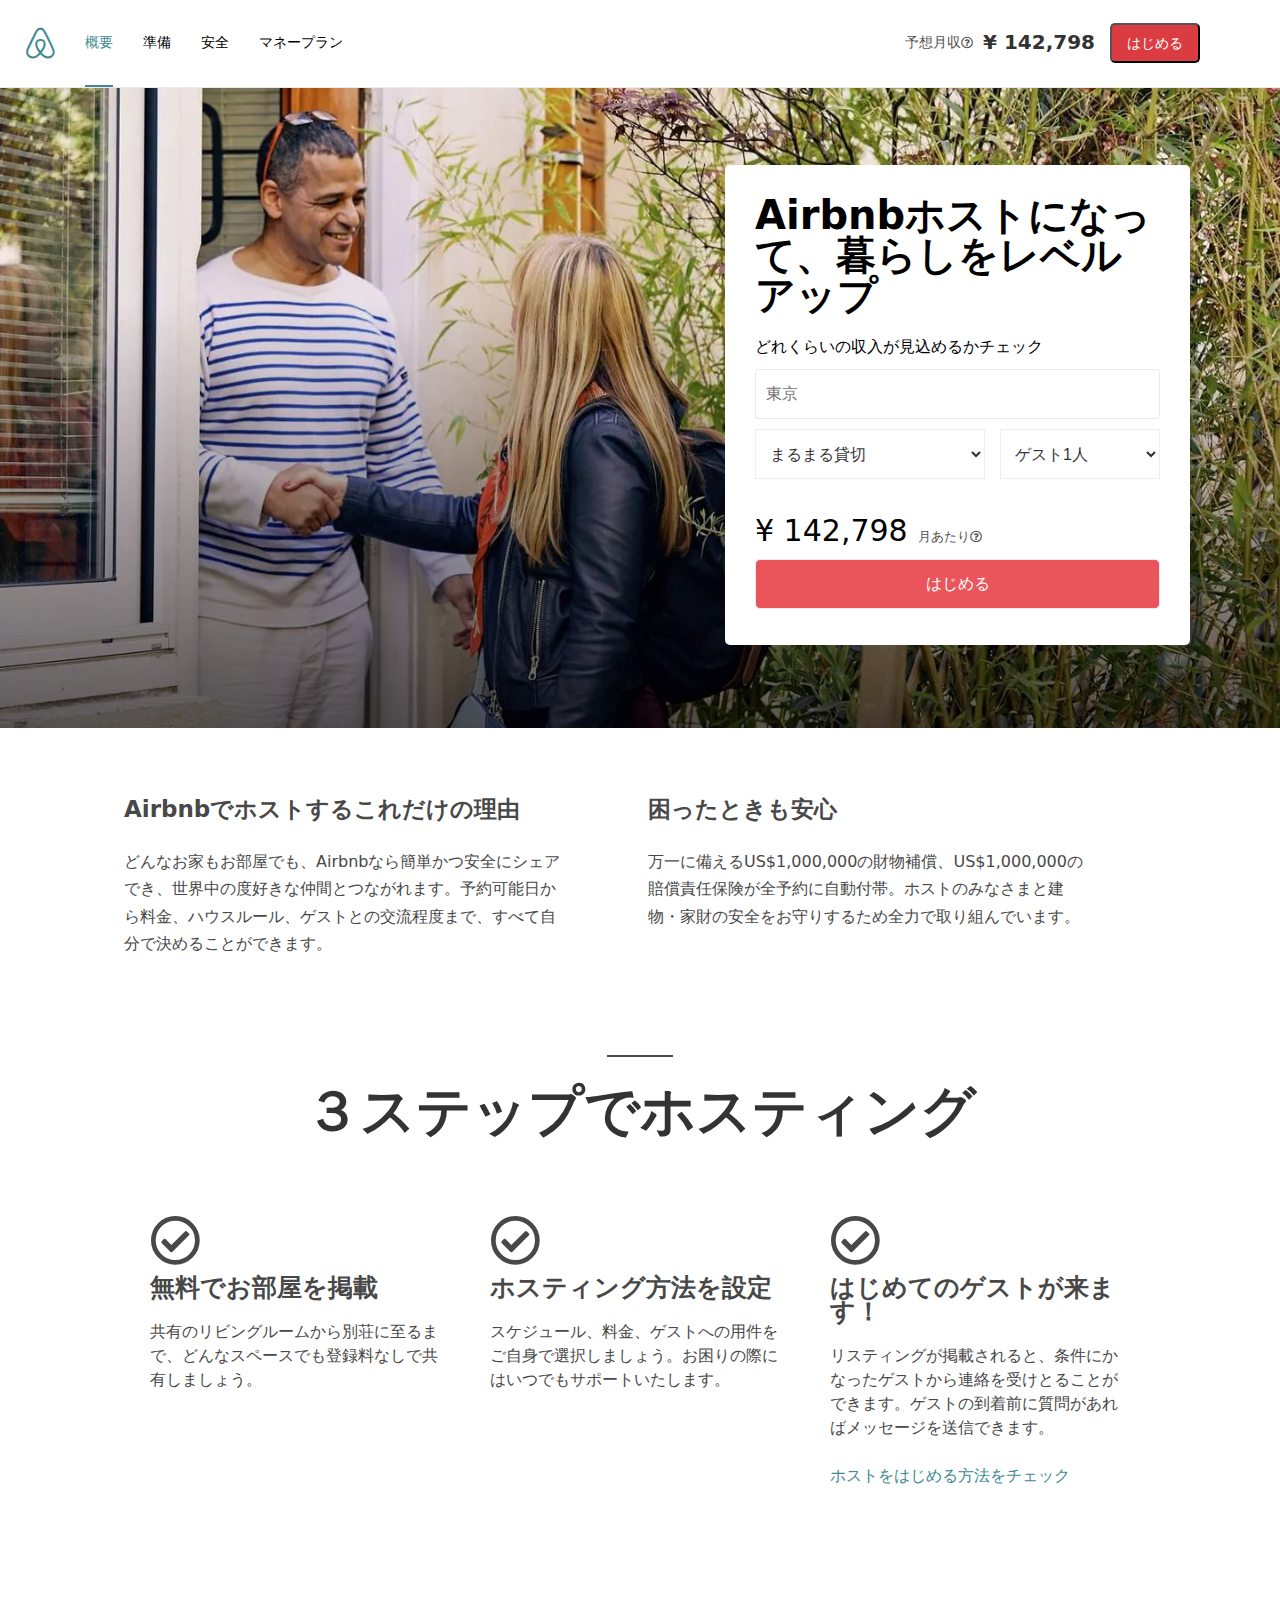
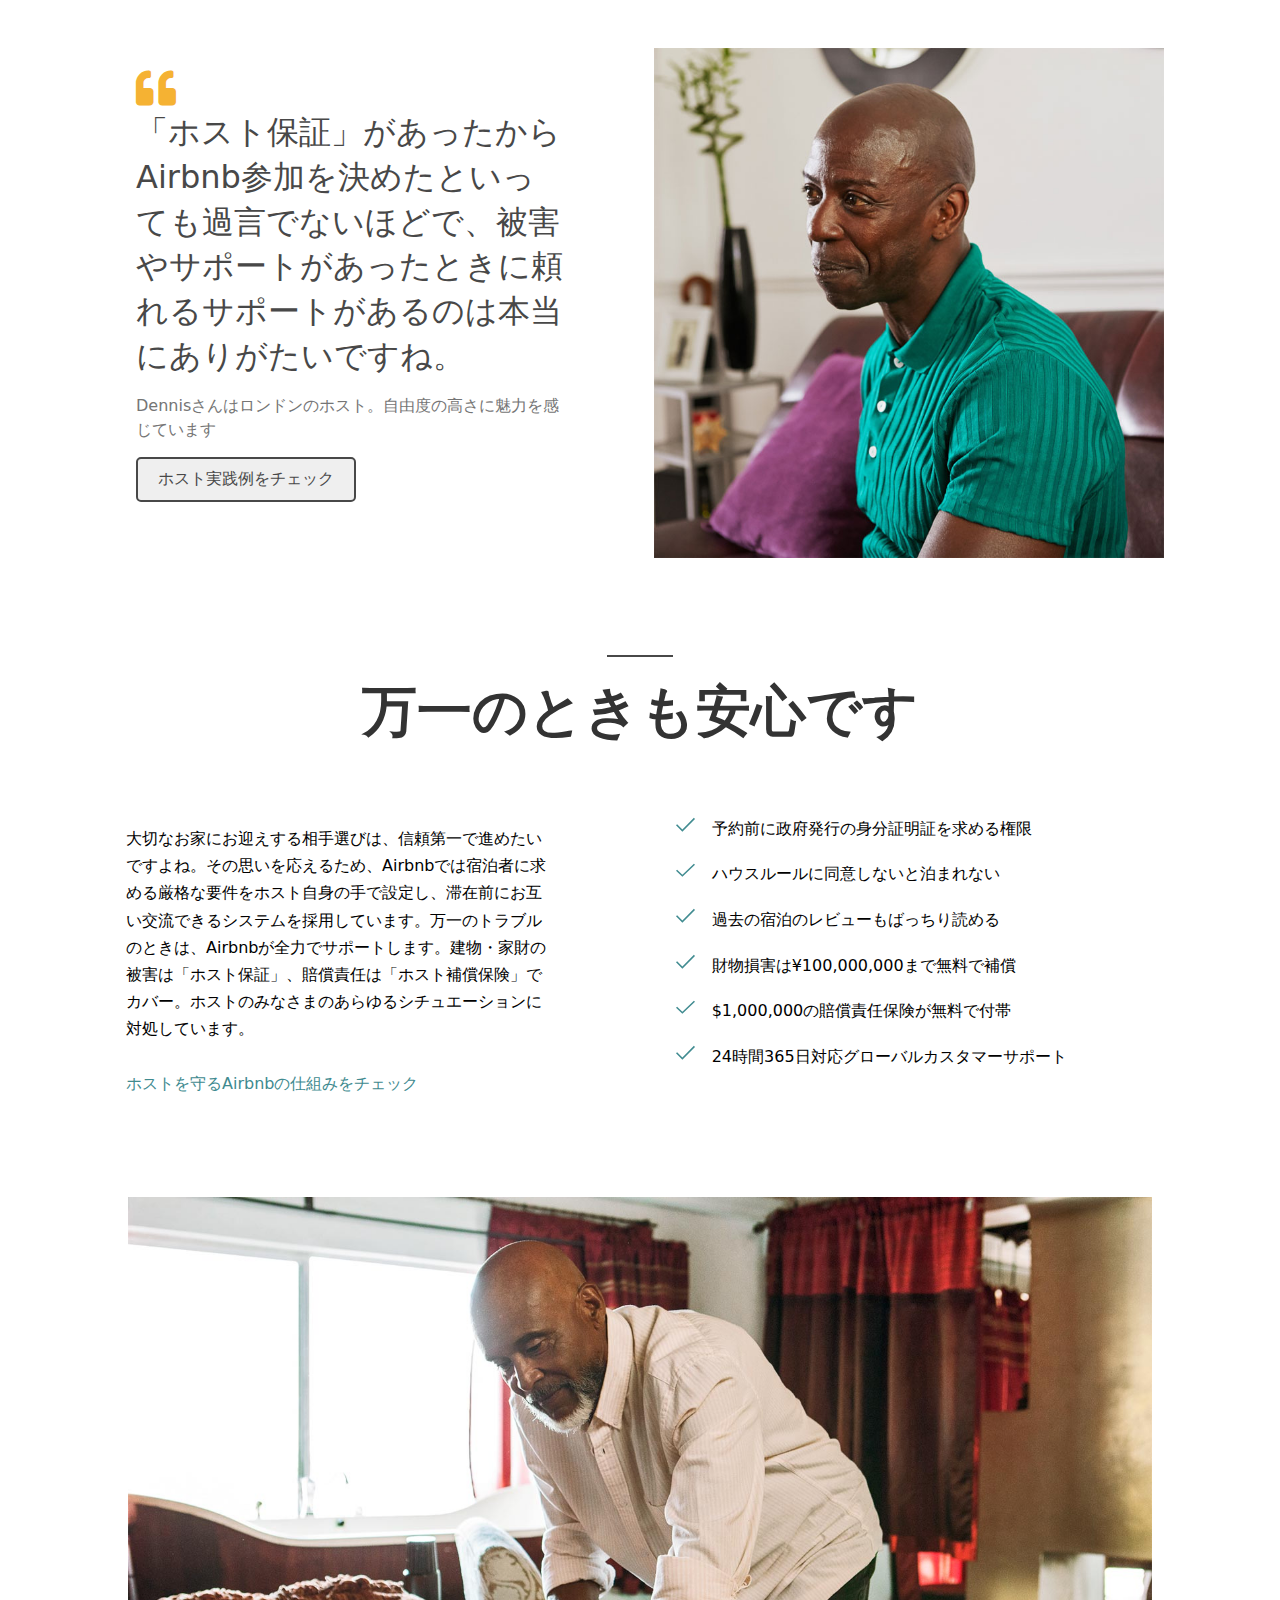
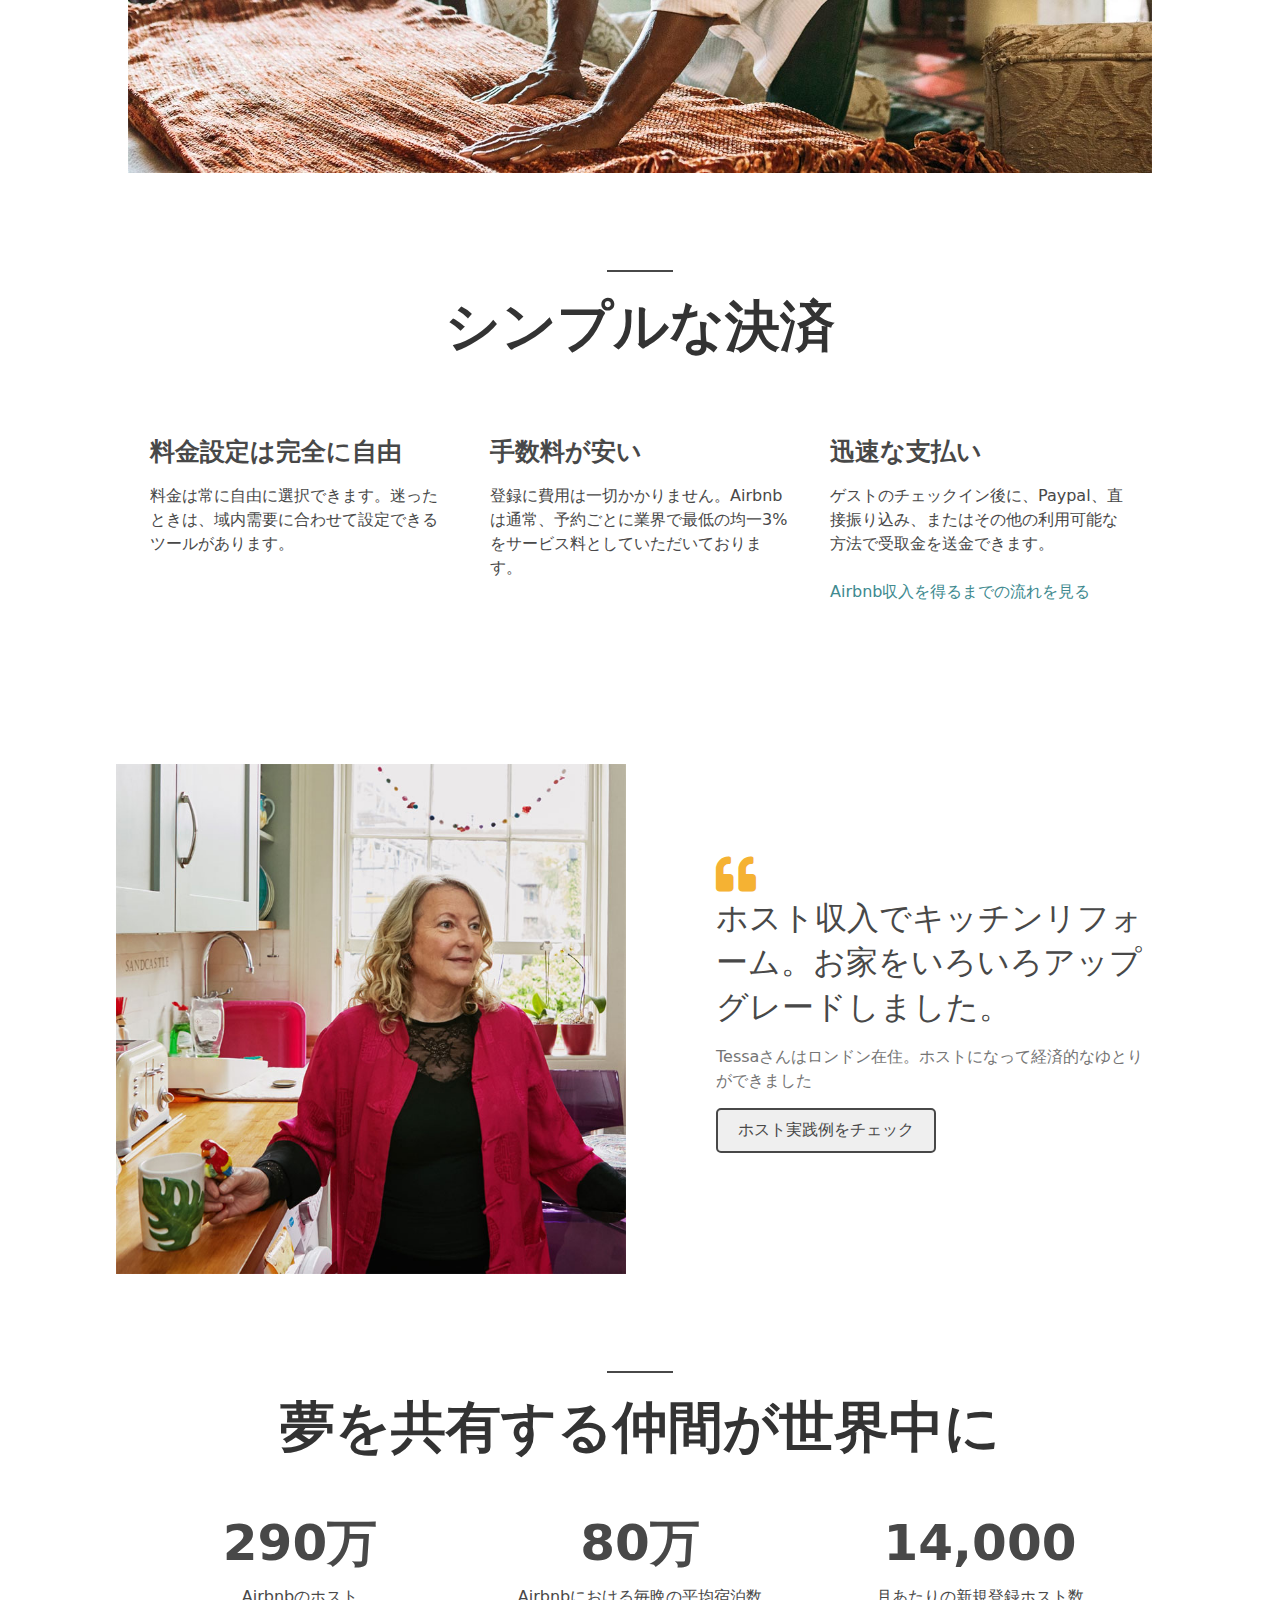
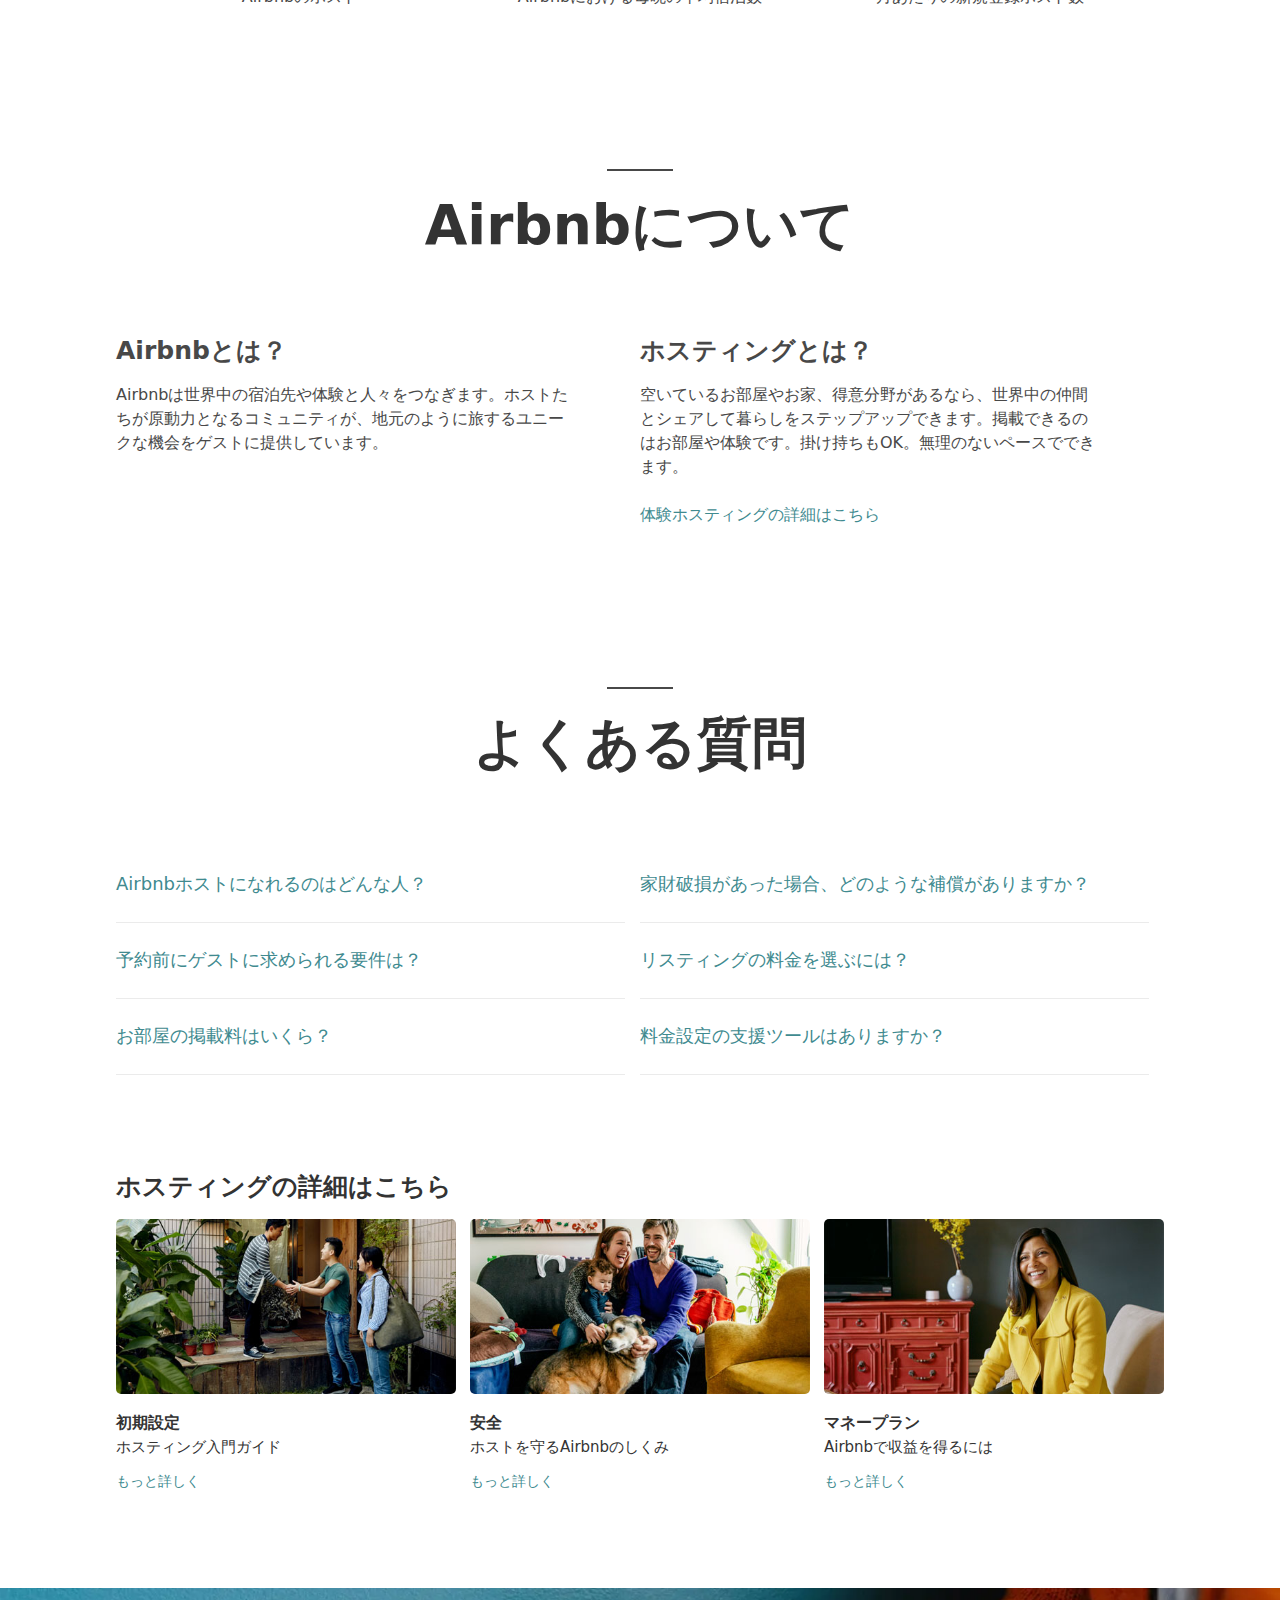
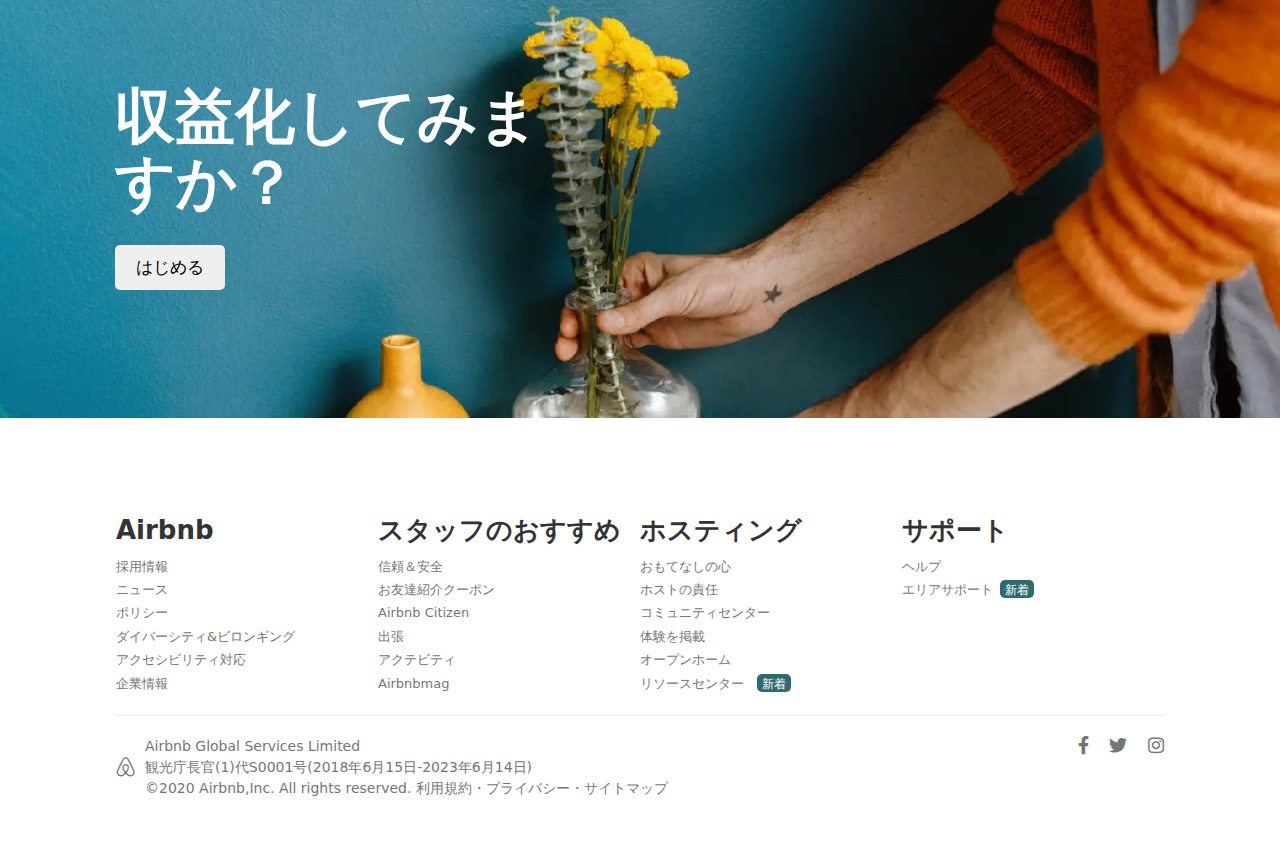
<file: index.html>
<!DOCTYPE html>
<html lang="ja">
<head>
	<meta charset="UTF-8">
	<meta name=”viewport” content=”width=device-width, initial-scale=1”>
	<title>Airbnbでお家、アパート、お部屋をシェアしよう</title>
	<!-- <link rel="stylesheet" type="text/css" href="bootstrap.css"> -->
	<link rel="stylesheet" type="text/css" href="style.css">
	<link rel="stylesheet" href="https://use.fontawesome.com/releases/v5.8.0/css/all.css">
	<script src="https://ajax.googleapis.com/ajax/libs/jquery/3.4.1/jquery.min.js"></script>
</head>
<body>
<div class="wrap">
	<header id="header">
		<div class="header-menu">
			<div id="icons">
				<a href="" class="header-logo"><i class="fab fa-airbnb"></i></a>
				<div id="angle"><i class="fas fa-angle-down"></i></div>	
			</div>
			<ul class="header-menu-list">
				<li><a href="index.html">概要</a></li>
				<li><a href="junbi.html">準備</a></li>
				<li><a href="anzen.html">安全</a></li>
				<li><a href="moneyplan.html">マネープラン</a></li>
			</ul>
		</div>
		<div id="header-start">
			<!-- 月収と始める -->
			<p id="header-start-text">予想月収<i class="far fa-question-circle"></i></p>
			<!-- ?マーク -->
			<p id="header-start-money">¥ 142,798</p>
			<input type="button" value="はじめる">
		</div>
	</header>
	<main>
		<div id="fixed-button-wrapper">
			<div id="fixed-button-area">
				<input type="button" value="はじめる" id="start-button">
			</div>
		</div>
		<section id="main-top">
			<div id="img-host-cover"></div>
			<div id="checkform">
				<h1>Airbnbホストになって、暮らしをレベルアップ</h1>
				<p>どれくらいの収入が見込めるかチェック</p>
				<form action="">
					<input type="text" placeholder="東京">
						<div id="select-wrapper">
							<select name="type" id="form-type">
								<option value="all">まるまる貸切</option>
								<option value="private">個室</option>
								<option value="share">シェアルーム</option>
							</select>
							<select name="guest" id="form-guest">
								<option value="1">ゲスト1人</option>
								<option value="3">ゲスト2人</option>
								<option value="3">ゲスト3人</option>
								<option value="4">ゲスト4人</option>
								<option value="5">ゲスト5人</option>
								<option value="6">ゲスト6人</option>
								<option value="7">ゲスト7人</option>
								<option value="8">ゲスト8人</option>
								<option value="9">ゲスト9人</option>
								<option value="10">ゲスト10人</option>
								<option value="11">ゲスト11人</option>
								<option value="12">ゲスト12人</option>
								<option value="13">ゲスト13人</option>
								<option value="14">ゲスト14人</option>
								<option value="15">ゲスト15人</option>
								<option value="16">ゲスト16人</option>
							</select>	
						</div>
					<div id="form-start">
						<p id="form-start-money">¥ 142,798</p>
						<p id="form-start-text">月あたり<i class="far fa-question-circle"></i></p>
					</div>
					<input type="button" value="はじめる">
				</form>	
			</div>
		</section>
		<section class="main-contents">
			<div id="main-content1">
				<div class="main-content1-text">
					<h1>Airbnbでホストするこれだけの理由</h1>
					<p>どんなお家もお部屋でも、Airbnbなら簡単かつ安全にシェアでき、世界中の度好きな仲間とつながれます。予約可能日から料金、ハウスルール、ゲストとの交流程度まで、すべて自分で決めることができます。</p>
				</div>
				<div class="main-content1-text">
					<h1>困ったときも安心</h1>
					<p>万一に備えるUS$1,000,000の財物補償、US$1,000,000の賠償責任保険が全予約に自動付帯。ホストのみなさまと建物・家財の安全をお守りするため全力で取り組んでいます。</p>
				</div>
			</div>
			<section id="steps-hosting">
				<div class="section-title-wrapper">
					<div class="section-border"></div>
					<h1 class="section-title">３ステップでホスティング</h1>
				</div>
				<div id="panel1-wrapper">
					<div class="panel1">
						<i class="far fa-check-circle"></i>
						<h1>無料でお部屋を掲載</h1>
						<p>共有のリビングルームから別荘に至るまで、どんなスペースでも登録料なしで共有しましょう。</p>
					</div>
					<div class="panel1">
						<i class="far fa-check-circle"></i>
						<h1>ホスティング方法を設定</h1>
						<p>スケジュール、料金、ゲストへの用件をご自身で選択しましょう。お困りの際にはいつでもサポートいたします。</p>
					</div>
					<div class="panel1">
						<i class="far fa-check-circle"></i>
						<h1>はじめてのゲストが来ます！</h1>
						<p>リスティングが掲載されると、条件にかなったゲストから連絡を受けとることができます。ゲストの到着前に質問があればメッセージを送信できます。</p>
						<br>
						<a href="">ホストをはじめる方法をチェック</a>
					</div>	
				</div>
			</section>
			<section id="host-warranty">
				<div id="host-warranty-text-wrapper">
					<i class="fas fa-quote-left"></i>
					<p id="host-warranty-text1">「ホスト保証」があったからAirbnb参加を決めたといっても過言でないほどで、被害やサポートがあったときに頼れるサポートがあるのは本当にありがたいですね。</p>
					<p id="host-warranty-text2">Dennisさんはロンドンのホスト。自由度の高さに魅力を感じています</p>
					<input type="button" value="ホスト実践例をチェック">
				</div>
				<div id="host-warranty-img">
					<img src="img/host-ex1.jpg" alt="host-warranty">
				</div>	
			</section>
			<section id="relief">
				<div class="section-title-wrapper">
					<div class="section-border"></div>
					<h1 class="section-title">万一のときも安心です</h1>
				</div>
				<div id="relief-text-wrapper">
					<div id="relief-text1">
						<p>大切なお家にお迎えする相手選びは、信頼第一で進めたいですよね。その思いを応えるため、Airbnbでは宿泊者に求める厳格な要件をホスト自身の手で設定し、滞在前にお互い交流できるシステムを採用しています。万一のトラブルのときは、Airbnbが全力でサポートします。建物・家財の被害は「ホスト保証」、賠償責任は「ホスト補償保険」でカバー。ホストのみなさまのあらゆるシチュエーションに対処しています。</p>
						<br>
						<a href="">ホストを守るAirbnbの仕組みをチェック</a>
					</div>
					<div id="relief-text2">
						<ul>
							<li><p>予約前に政府発行の身分証明証を求める権限</p></li>
							<li><p>ハウスルールに同意しないと泊まれない</p></li>
							<li><p>過去の宿泊のレビューもばっちり読める</p></li>
							<li><p>財物損害は¥100,000,000まで無料で補償</p></li>
							<li><p>$1,000,000の賠償責任保険が無料で付帯</p></li>
							<li><p>24時間365日対応グローバルカスタマーサポート</p></li>
						</ul>
					</div>
				</div>
				<div id="relief-img">
					<img src="img/relief.jpg" alt="relief">
				</div>
			</section>
			<section id="simple-pay">
				<div class="section-title-wrapper">
					<div class="section-border"></div>
					<h1 class="section-title">シンプルな決済</h1>
				</div>
				<div id="panel2-wrapper">
					<div class="panel2">
						<h1>料金設定は完全に自由</h1>
						<p>料金は常に自由に選択できます。迷ったときは、域内需要に合わせて設定できるツールがあります。</p>
					</div>
					<div class="panel2">
						<h1>手数料が安い</h1>
						<p>登録に費用は一切かかりません。Airbnbは通常、予約ごとに業界で最低の均一3%をサービス料としていただいております。</p>
					</div>
					<div class="panel2">
						<h1>迅速な支払い</h1>
						<p>ゲストのチェックイン後に、Paypal、直接振り込み、またはその他の利用可能な方法で受取金を送金できます。</p>
						<br>
						<a href="">Airbnb収入を得るまでの流れを見る</a>
					</div>
				</div>
			</section>
			<section id="host-income">
				<div id="host-income-img">
					<img src="img/host-ex2.jpg" alt="host">
				</div>
				<div id="host-income-text-wrapper">
					<i class="fas fa-quote-left"></i>
					<p id="host-income-text1">ホスト収入でキッチンリフォーム。お家をいろいろアップグレードしました。</p>
					<p id="host-income-text2">Tessaさんはロンドン在住。ホストになって経済的なゆとりができました</p>
					<input type="button" value="ホスト実践例をチェック">
				</div>
			</section>
			<section id="dream-share">
				<div class="section-title-wrapper">
					<div class="section-border"></div>
					<h1 class="section-title">夢を共有する仲間が世界中に</h1>
				</div>
				<div id="panel3-wrapper">
					<div class="panel3">
						<h1>290万</h1>
						<p>Airbnbのホスト</p>
					</div>
					<div class="panel3">
						<h1>80万</h1>
						<p>Airbnbにおける毎晩の平均宿泊数</p>
					</div>
					<div class="panel3">
						<h1>14,000</h1>
						<p>月あたりの新規登録ホスト数</p>
					</div>
				</div>
			</section>
			<section id="about-airbnb">
				<div class="section-title-wrapper">
					<div class="section-border"></div>
					<h1 class="section-title">Airbnbについて</h1>
				</div>
				<div id="panel4-wrapper">
					<div class="panel4">
						<h1>Airbnbとは？</h1>
						<p>Airbnbは世界中の宿泊先や体験と人々をつなぎます。ホストたちが原動力となるコミュニティが、地元のように旅するユニークな機会をゲストに提供しています。</p>
					</div>
					<div class="panel4">
						<h1>ホスティングとは？</h1>
						<p>空いているお部屋やお家、得意分野があるなら、世界中の仲間とシェアして暮らしをステップアップできます。掲載できるのはお部屋や体験です。掛け持ちもOK。無理のないペースでできます。</p>
						<br>
						<a href="">体験ホスティングの詳細はこちら</a>
					</div>	
				</div>
			</section>
			<section id="question">
				<div class="section-title-wrapper">
					<div class="section-border"></div>
					<h1 class="section-title">よくある質問</h1>
				</div>
				<div id="question-list-wrapper">
					<ul>
						<li><a href="">Airbnbホストになれるのはどんな人？</a></li>
						<li><a href="">予約前にゲストに求められる要件は？</a></li>
						<li><a href="">お部屋の掲載料はいくら？</a></li>
					</ul>
					<ul>
						<li><a href="">家財破損があった場合、どのような補償がありますか？</a></li>
						<li><a href="">リスティングの料金を選ぶには？</a></li>
						<li><a href="">料金設定の支援ツールはありますか？</a></li>
					</ul>	
				</div>
			</section>
			<section id="datail-hosting">
				<h1>ホスティングの詳細はこちら</h1>
					<div id="panel5-wrapper">
						<div class="panel5">
							<a href="#ホスティング入門ガイド" class="md-link">
								<img src="img/panel5-1.jpg" alt="">
								<div class="panel5-text-wrapper">
									<h2>初期設定</h2>
									<p>ホスティング入門ガイド</p>
								</div>
								<a href="#ホスティング入門ガイド" class="xl-link">もっと詳しく</a>
							</a>
						</div>
						<div class="panel5">
							<a href="#ホストを守るAirbnbのしくみ" class="md-link">
								<img src="img/panel5-2.jpg" alt="">
								<div class="panel5-text-wrapper">
									<h2>安全</h2>
									<p>ホストを守るAirbnbのしくみ</p>
								</div>
								<a href="#ホストを守るAirbnbのしくみ" class="xl-link">もっと詳しく</a>
							</a>
						</div>
						<div class="panel5">
							<a href="#Airbnbで収益を得るには" class="md-link">
								<img src="img/panel5-3.jpg" alt="">
								<div class="panel5-text-wrapper">
									<h2>マネープラン</h2>
									<p>Airbnbで収益を得るには</p>
								</div>
								<a href="#Airbnbで収益を得るには" class="xl-link">もっと詳しく</a>
							</a>
						</div>
					</div>
			</section>
		</section>
			<div id="suggest-monetize">
				<div id="suggest-monetize-contents">
					<img src="img/detail-hosting-after.jpg" alt="">
					<div id="suggest-monetize-text">
						<h1>収益化してみますか？</h1>
					<input type="button" value="はじめる">	
					</div>
				</div>
			</div>
		<section class="main-contents">
			<section id="bottom-menu">
				<div class="menu-panel">
					<h1>Airbnb</h1>
					<ul>
						<li><a href="">採用情報</a></li>
						<li><a href="">ニュース</a></li>
						<li><a href="">ポリシー</a></li>
						<li><a href="">ダイバーシティ&ビロンギング</a></li>
						<li><a href="">アクセシビリティ対応</a></li>
						<li><a href="">企業情報</a></li>
					</ul>
				</div>
				<div class="menu-panel">
					<h1>スタッフのおすすめ</h1>
					<ul>
						<li><a href="">信頼＆安全</a></li>
						<li><a href="">お友達紹介クーポン</a></li>
						<li><a href="">Airbnb Citizen</a></li>
						<li><a href="">出張</a></li>
						<li><a href="">アクテビティ</a></li>
						<li><a href="">Airbnbmag</a></li>
					</ul>
				</div>
				<div class="menu-panel">
					<h1>ホスティング</h1>
					<ul>
						<li><a href="">おもてなしの心</a></li>
						<li><a href="">ホストの責任</a></li>
						<li><a href="">コミュニティセンター</a></li>
						<li><a href="">体験を掲載</a></li>
						<li><a href="">オープンホーム</a></li>
						<li><a href="" class="new">リソースセンター</a></li>
					</ul>
				</div>
				<div class="menu-panel">
					<h1>サポート</h1>
					<ul>
						<li><a href="">ヘルプ</a></li>
						<li><a href="" class="new">エリアサポート</a></li>
					</ul>
				</div>
			</section>
		</section>
	</main>
	
	<footer class="main-contents">
		<i class="fab fa-airbnb"></i>
		<div id="footer-contents">
			<p>Airbnb Global Services Limited</p>
			<p>観光庁長官(1)代S0001号(2018年6月15日-2023年6月14日)</p>
			<p>&copy;2020 Airbnb,Inc. All rights reserved. <a href="">利用規約</a>・<a href="">プライバシー</a>・<a href="">サイトマップ</a></p>
		</div>
		<div id="sns-icons">
			<i class="fab fa-facebook-f"></i>
			<i class="fab fa-twitter"></i>
			<i class="fab fa-instagram"></i>
		</div>
	</footer>
</div>

	<script src="main.js"></script>
	<script src="startbutton.js"></script>

</body>
</html>
</file>
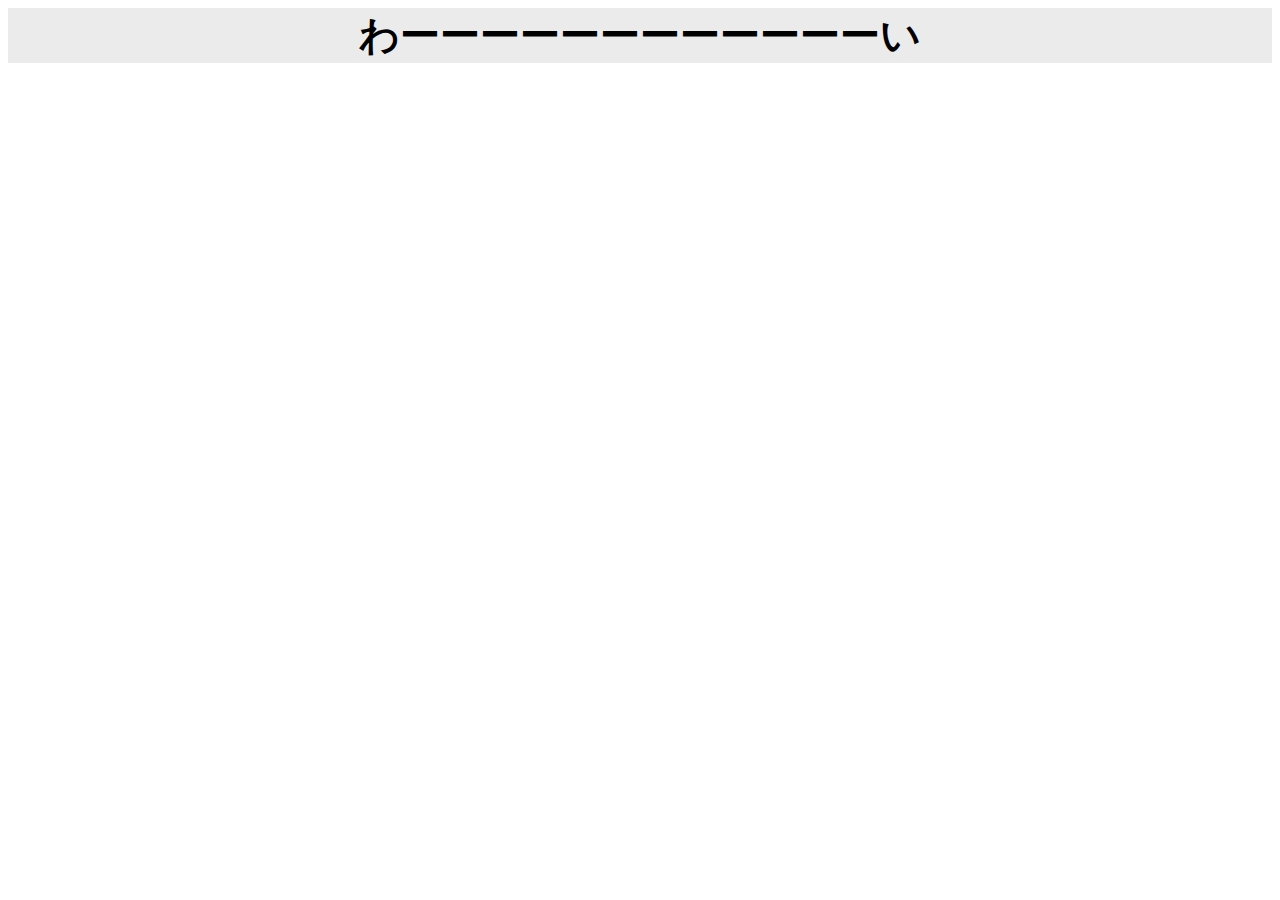
<file:  test.html>
<!DOCTYPE html>
<html lang="ja">
<head>
	<meta charset="UTF-8">
	<title>Document</title>
	<script src="https://ajax.googleapis.com/ajax/libs/jquery/3.4.1/jquery.min.js"></script>
	<style>
		.div{
			width: 100%;
			overflow: auto;
		}
		.div h1{
			font-size: 40px;
			background: #EBEBEB;
			width: 100%;
			margin: 0 auto;
			text-align: center;
		}
	</style>
</head>
<body>
	<div class="div">
		<h1>わーーーーーーーーーーーーい</h1>
	</div>
<script>
	$(function(){
		var test1 = "てすと"

		console.log(test);
	});
	

	
</script>
</body>
</html>
</file>
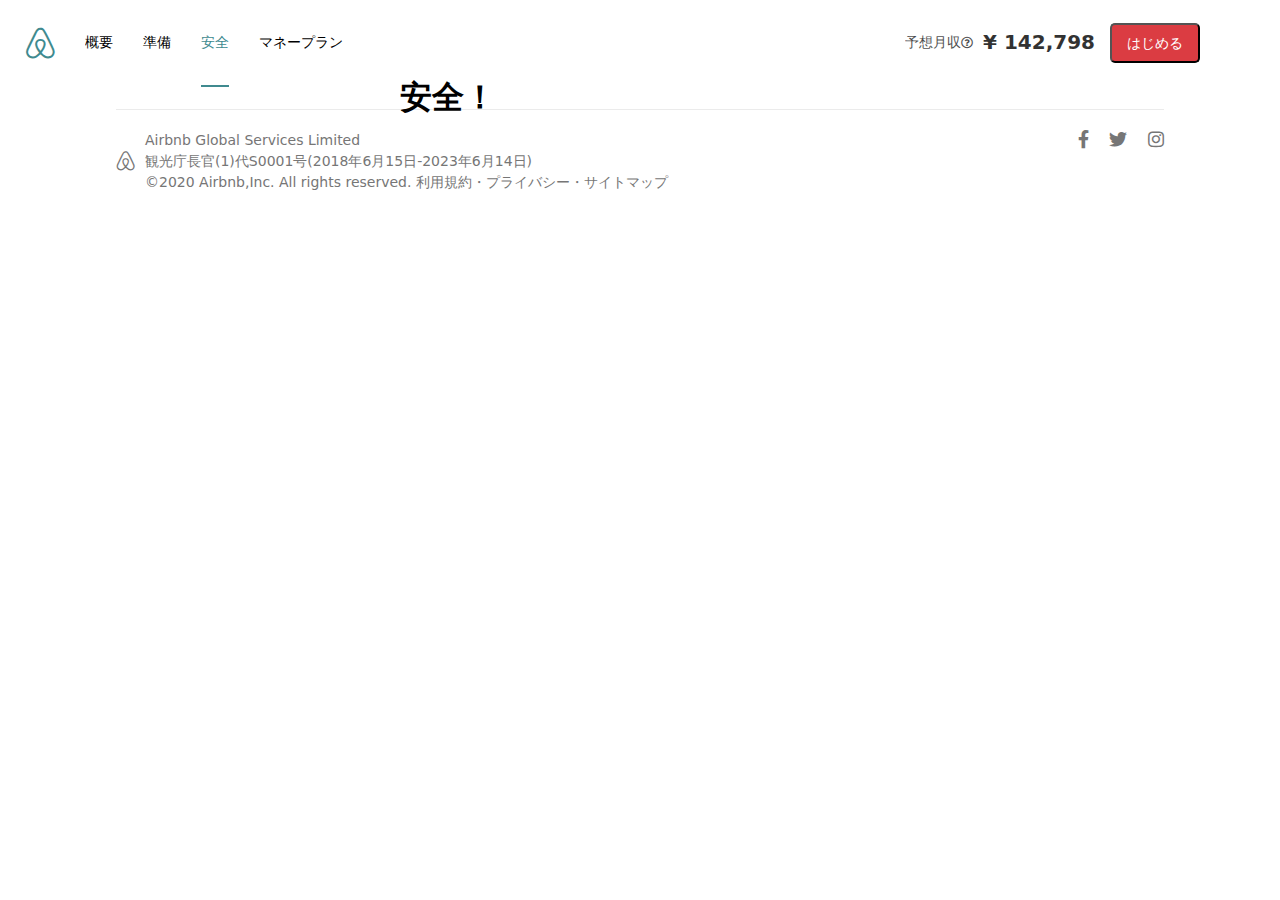
<file: anzen.html>
<!DOCTYPE html>
<html lang="ja">
<head>
	<meta charset="UTF-8">
	<title>Airbnbでお家、アパート、お部屋をシェアしよう</title>
	<link rel="stylesheet" type="text/css" href="style.css">
	<link rel="stylesheet" href="https://use.fontawesome.com/releases/v5.8.0/css/all.css">
	<script src="https://ajax.googleapis.com/ajax/libs/jquery/3.4.1/jquery.min.js"></script>
</head>
<body>
	<header>
		<div class="header-menu">
			<a href="" class="header-logo"><i class="fab fa-airbnb"></i></a>
			<ul class="header-menu-list">
				<li><a href="index.html">概要</a></li>
				<li><a href="junbi.html">準備</a></li>
				<li><a href="anzen.html">安全</a></li>
				<li><a href="moneyplan.html">マネープラン</a></li>
			</ul>
		</div>
		<div id="header-start">
			<!-- 月収と始める -->
			<p id="header-start-text">予想月収<i class="far fa-question-circle"></i></p>
			<!-- ?マーク -->
			<p id="header-start-money">¥ 142,798</p>
			<input type="button" value="はじめる">
		</div>
	</header>
	<main>
		<h1>安全！</h1>
	</main>
	
	<footer class="main-contents">
		<i class="fab fa-airbnb"></i>
		<div id="footer-contents">
			<p>Airbnb Global Services Limited</p>
			<p>観光庁長官(1)代S0001号(2018年6月15日-2023年6月14日)</p>
			<p>&copy;2020 Airbnb,Inc. All rights reserved. <a href="">利用規約</a>・<a href="">プライバシー</a>・<a href="">サイトマップ</a></p>
		</div>
		<div id="sns-icons">
			<i class="fab fa-facebook-f"></i>
			<i class="fab fa-twitter"></i>
			<i class="fab fa-instagram"></i>
		</div>
	</footer>

	<script src="main.js"></script>
</body>
</html>
</file>
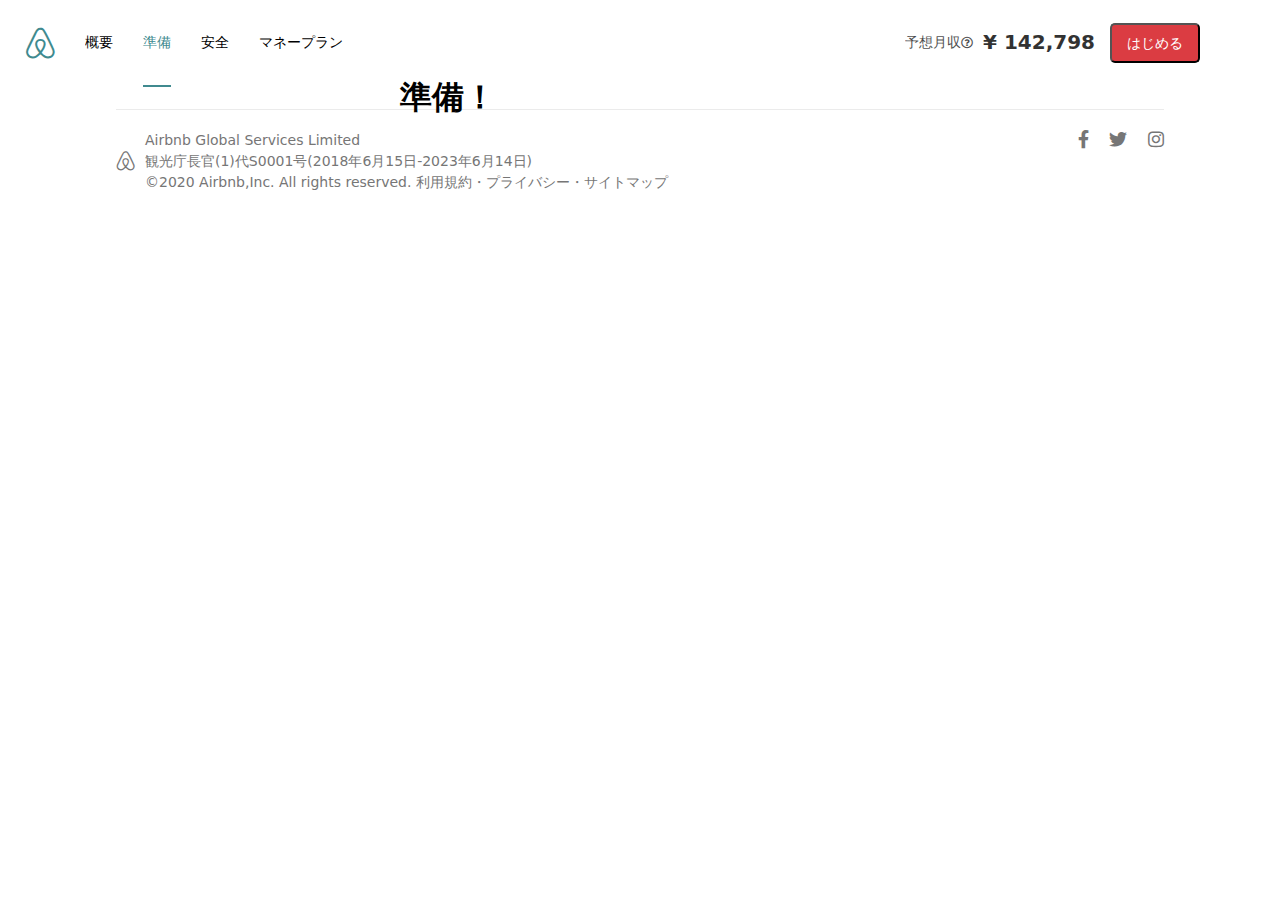
<file: junbi.html>
<!DOCTYPE html>
<html lang="ja">
<head>
	<meta charset="UTF-8">
	<title>Airbnbでお家、アパート、お部屋をシェアしよう</title>
	<link rel="stylesheet" type="text/css" href="style.css">
	<link rel="stylesheet" href="https://use.fontawesome.com/releases/v5.8.0/css/all.css">
	<script src="https://ajax.googleapis.com/ajax/libs/jquery/3.4.1/jquery.min.js"></script>
</head>
<body>
	<header>
		<div class="header-menu">
			<a href="" class="header-logo"><i class="fab fa-airbnb"></i></a>
			<ul class="header-menu-list">
				<li><a href="index.html">概要</a></li>
				<li><a href="junbi.html">準備</a></li>
				<li><a href="anzen.html">安全</a></li>
				<li><a href="moneyplan.html">マネープラン</a></li>
			</ul>
		</div>
		<div id="header-start">
			<!-- 月収と始める -->
			<p id="header-start-text">予想月収<i class="far fa-question-circle"></i></p>
			<!-- ?マーク -->
			<p id="header-start-money">¥ 142,798</p>
			<input type="button" value="はじめる">
		</div>
	</header>
	<main>
		<h1>準備！</h1>
	</main>
	
	<footer class="main-contents">
		<i class="fab fa-airbnb"></i>
		<div id="footer-contents">
			<p>Airbnb Global Services Limited</p>
			<p>観光庁長官(1)代S0001号(2018年6月15日-2023年6月14日)</p>
			<p>&copy;2020 Airbnb,Inc. All rights reserved. <a href="">利用規約</a>・<a href="">プライバシー</a>・<a href="">サイトマップ</a></p>
		</div>
		<div id="sns-icons">
			<i class="fab fa-facebook-f"></i>
			<i class="fab fa-twitter"></i>
			<i class="fab fa-instagram"></i>
		</div>
	</footer>

	<script src="main.js"></script>
</body>
</html>
</file>
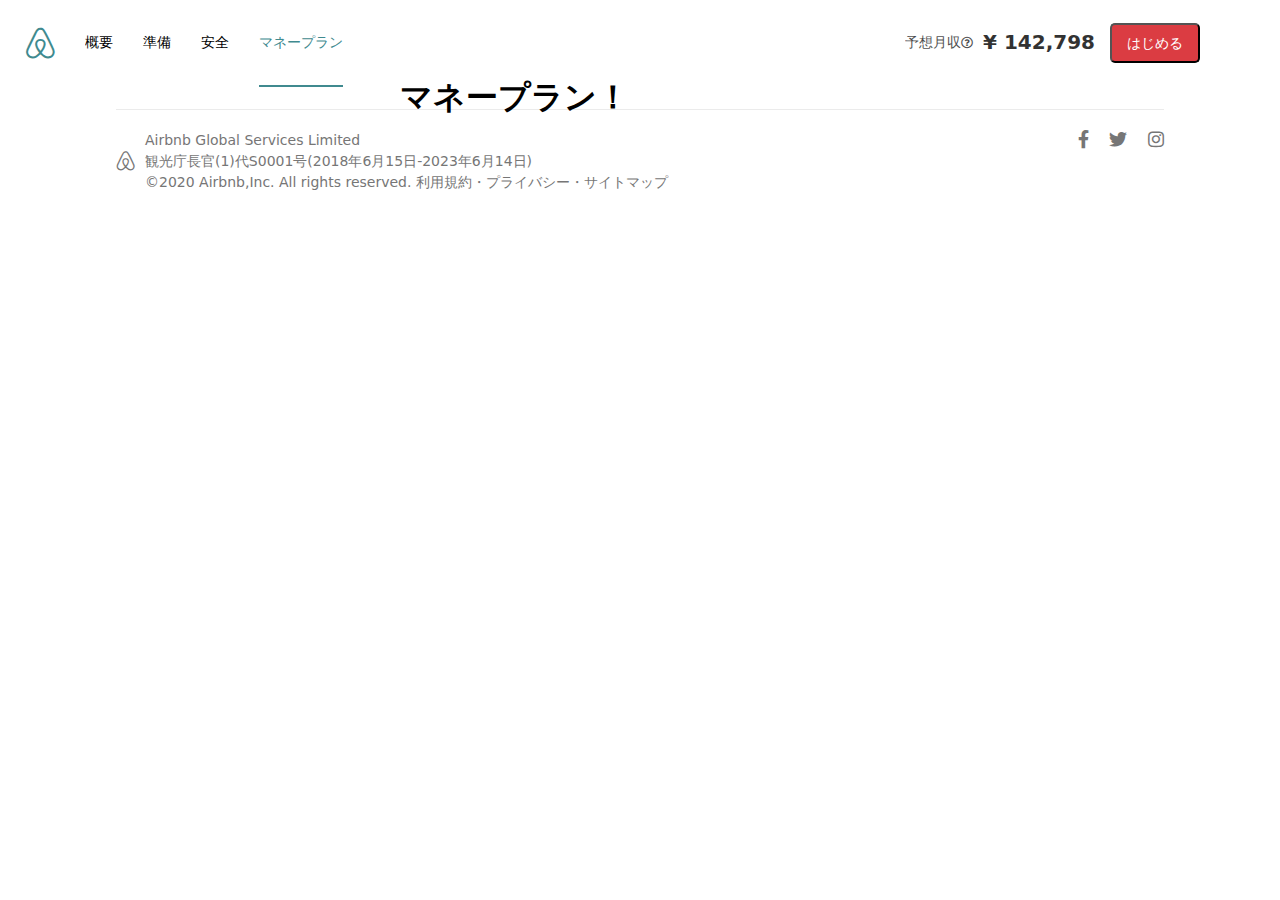
<file: moneyplan.html>
<!DOCTYPE html>
<html lang="ja">
<head>
	<meta charset="UTF-8">
	<title>Airbnbでお家、アパート、お部屋をシェアしよう</title>
	<link rel="stylesheet" type="text/css" href="style.css">
	<link rel="stylesheet" href="https://use.fontawesome.com/releases/v5.8.0/css/all.css">
	<script src="https://ajax.googleapis.com/ajax/libs/jquery/3.4.1/jquery.min.js"></script>
</head>
<body>
	<header>
		<div class="header-menu">
			<a href="" class="header-logo"><i class="fab fa-airbnb"></i></a>
			<ul class="header-menu-list">
				<li><a href="index.html">概要</a></li>
				<li><a href="junbi.html">準備</a></li>
				<li><a href="anzen.html">安全</a></li>
				<li><a href="moneyplan.html">マネープラン</a></li>
			</ul>
		</div>
		<div id="header-start">
			<!-- 月収と始める -->
			<p id="header-start-text">予想月収<i class="far fa-question-circle"></i></p>
			<!-- ?マーク -->
			<p id="header-start-money">¥ 142,798</p>
			<input type="button" value="はじめる">
		</div>
	</header>
	<main>
		<h1>マネープラン！</h1>
	</main>
	
	<footer class="main-contents">
		<i class="fab fa-airbnb"></i>
		<div id="footer-contents">
			<p>Airbnb Global Services Limited</p>
			<p>観光庁長官(1)代S0001号(2018年6月15日-2023年6月14日)</p>
			<p>&copy;2020 Airbnb,Inc. All rights reserved. <a href="">利用規約</a>・<a href="">プライバシー</a>・<a href="">サイトマップ</a></p>
		</div>
		<div id="sns-icons">
			<i class="fab fa-facebook-f"></i>
			<i class="fab fa-twitter"></i>
			<i class="fab fa-instagram"></i>
		</div>
	</footer>

	<script src="main.js"></script>
</body>
</html>
</file>
<file: style.css>
/*============================*/
/*リセット*/
/*============================*/
body{
	margin: 0;
	padding: 0;
	line-height: 150%;
	font-family: Circular, -apple-system, system-ui, Roboto, "Helvetica Neue", sans-serif;
}

h1,h2,h3,h4,ul,li,p{
	margin: 0;
	padding: 0;
}

.wrap{
	overflow: hidden;
}
/*============================*/
/*ヘッダー*/
/*============================*/

#header{
	width: 100%;
	overflow: hidden;
	position: fixed;
	background: #fff;
	z-index: 1;
	border-bottom: 1px solid #EBEBEB;
}
.header-menu{
	float: left;
	display: flex;
	width: 400px;
}
.header-logo{
	display: block;
	width: 35px;
	height: 35px;
	padding: 25px;
}
.fa-airbnb{
	font-size: 35px;
	color: #408A8F;
}
#angle{
	display: none;
}
.header-menu-list {
	overflow: hidden;
	
}
.header-menu-list li{
	float: left;
	margin-right: 30px;
	list-style: none;
	line-height: 85px;
	font-size: 14px;

}
.header-menu-list a{
	text-decoration: none;
	color: #000;
}
.header-menu-list a:hover{
	text-decoration: underline;
}
#header-start{
	display: flex;
	float: right;
	line-height: 85px;
	align-items: center;
	margin-right: 80px;
}
.fa-question-circle{
	font-size: 12px;
}
#header-start-text{
	font-size: 14px;
	opacity: 0.7;
}
#header-start-money{
	font-size: 20px;
	margin-right: 15px;
	margin-left: 10px;
	font-weight: bold;
	opacity: 0.8;
}
#header-start input[type="button"]{
	width: 90px;
	height: 40px;
	padding: 10px;
	background: #DB3C42;
	color: #fff;
	border-radius: 5px;
	font-size: 14px;
}

.parent{
	border-bottom: 2px solid #408A8F;
}
.active {
		color: #408A8F !important;
		pointer-events: none;
}
/*============================*/
/*メイン*/
/*============================*/
main{
	padding-top: 85px;
}

main a{
	color: #408A8F;
	text-decoration: none;
}
#fixed-button-area {
	display: none;
}
/*============================*/
/*メイン画像とフォーム*/
/*============================*/
#main-top{
	position: relative;
	margin-bottom: 60px;
}

#img-host-cover{
	background: linear-gradient(to bottom, transparent,transparent,rgba(0,0,0,0.3),rgba(0,0,0,0.6)) ,url(img/host.jpg);
	background-size: cover;
	height: 643px;
	width: 100%;
	object-fit: cover;
	object-position: 0 0;
}

#checkform{
	position: absolute;
	top: 80px;
	right: 90px;
	width: 100%;
	width: 465px;
	height: 480px;
	background: #fff;
	border-radius: 5px;
	padding: 30px;
	box-sizing: border-box;
}
#checkform h1{
	font-size: 40px;
	width: 100%;
	height: 100px;
	line-height: 1;
}
#checkform p{
	margin-top: 40px;
	margin-bottom: 10px;
}
#checkform input,select{
	border: 1px solid #EBEBEB;
	box-sizing: border-box;
	height: 50px;
	font-size: 16px;
}

#checkform input[type="text"]{
	width: 100%;
	margin-bottom: 10px;
	border-radius: 3px;
	padding: 10px;
	
}
#select-wrapper{
	width: 100%;
	overflow: hidden;
	opacity: 0.8;
}

#form-type{
	width: 230px;
	background: #fff;
	padding: 10px;
}
#form-guest{
	width: 160px;
	background: #fff;
	float: right;
	padding: 10px;
}
#checkform input[type="button"]{
	background: #EA555C;
	color: #fff;
	width: 100%;
	border-radius: 5px;
}
#form-start{
	width: 100%;
	float: left;
}
#form-start-money{
	display: inline-block;
	font-size: 30px;
	margin: 0;
}
#form-start-text{
	display: inline-block;
	font-size: 13px;
	margin-left: 5px;
	margin-bottom: 0px;
	opacity: 0.7;
}

/*============================*/
/*セクションごと*/
/*============================*/
.section-title-wrapper{
	margin-top: 90px;
}
.section-border{
	border: 1px solid #484848;
	width: 64px;
	margin: 0 auto;
	margin-bottom: 20px;
}
.section-title{
	text-align: center;
	font-size: 55px;
	height: 68px;
	line-height: 68px;
	margin-bottom: 70px;
	color: #333333;
}
/*============================*/
/*メインコンテンツ*/
/*============================*/
.main-contents {
	width: 1048px;
	margin: 0 auto;
}
/*============================*/
/*コンテンツ１*/
/*============================*/
#main-content1{
	display: flex;
	justify-content: center;
	width: 100%;
	margin-top: 60px;
}
.main-content1-text{
	width: 50%;
	padding: 8px;
	margin-right: 64px;
	line-height: 170%;
	color: #484848;
}
.main-content1-text h1{
	font-size: 23px;
	margin-bottom: 25px;
}
.main-content1-text p{
	font-size: 16px;
	color: #484848;
}


/*============================*/
/*３ステップでホスティング*/
/*============================*/

#panel1-wrapper{
	display: flex;	
	justify-content: center;
	color: #484848;
	margin-bottom: 160px;
}
.fa-check-circle{
	font-size: 50px;
}
.panel1{
	box-sizing: border-box;
	width: 300px;
	margin: 0 20px;
}
.panel1 h1{
	font-size: 25px;
	margin-top: 10px;
	margin-bottom: 20px;
}

/*============================*/
/*ホスト保証*/
/*============================*/
#host-warranty{
	display: flex;
}
.fa-quote-left{
	color: #F5B233;
	font-size: 40px;
}
#host-warranty-text-wrapper{
	width: 43%;
	margin-right: 90px;
	margin-left: 20px;
	margin-top: 20px;
}
#host-warranty-img{
	width: 51%;
}
#host-warranty-img img{
	width: 510px;
}

#host-warranty-text1{
	color: #484848;
	font-size: 32px;
	line-height: 140%;
	margin-bottom: 15px;
}
#host-warranty-text2{
	color: #757575;
	margin-bottom: 15px;
}
#host-warranty-text-wrapper input[type="button"]{
	color: #484848;
	border: 2px solid #484848;
	border-radius: 5px;
	padding: 10px 20px;
	font-size: 16px;
}

/*============================*/
/*万一のときも安心です*/
/*============================*/

#relief-text-wrapper {
	display: flex;
	margin-bottom: 100px;
}
#relief-text1 {
	width: 430px;
	margin-top: 10px;
	margin-right: 120px;
	margin-left: 10px;
	line-height: 170%;
	font-size: 16px;
}
#relief-text2 ul li{
	list-style: inside url('img/check.svg');
}
#relief-text2 ul li p{
	display: inline-block;
	margin-left: 10px;
	margin-bottom: 20px;
}

#relief img{
	width: 1024px;
	margin: 0 12px;
}

/*============================*/
/*シンプルな決済*/
/*============================*/
#panel2-wrapper{
	display: flex;	
	justify-content: center;
	color: #484848;
	margin-bottom: 160px;
}
.panel2{
	width: 300px;
	margin: 0 20px;
}
.panel2 h1{
	font-size: 25px;
	margin-top: 10px;
	margin-bottom: 20px;
}


/*============================*/
/*ホスト収入*/
/*============================*/
#host-income {
	display: flex;
}

#host-income img{
	width: 510px;
}

.fa-quote-left{
	color: #F5B233;
	font-size: 40px;
}
#host-income-text-wrapper{
	width: 430px;
	margin-left: 90px;
	margin-top: 90px;
}

#host-income-text1{
	color: #484848;
	font-size: 32px;
	line-height: 140%;
	margin-bottom: 15px;
}
#host-income-text2{
	color: #757575;
	margin-bottom: 15px;
}
#host-income-text-wrapper input[type="button"]{
	color: #484848;
	border: 2px solid #484848;
	border-radius: 5px;
	padding: 10px 20px;
	font-size: 16px;
}
/*============================*/
/*ホスト収入*/
/*============================*/
#panel3-wrapper{
	display: flex;
	justify-content: center;
	color: #484848;
	margin-bottom: 160px;
}
.panel3{
	width: 300px;
	margin: 0 20px;
	text-align: center;
}
.panel3 h1{
	font-size: 50px;
	margin-bottom: 30px;
}
/*============================*/
/*Airbnbについて*/
/*============================*/
#panel4-wrapper{
	display: flex;
	justify-content: space-between;
	color: #484848;
}

.panel4{
	width: 510px;
	margin-right: 64px;
	
}
.panel4 h1{
	font-size: 25px;
	margin-top: 10px;
	margin-bottom: 20px;
}

/*============================*/
/*よくある質問について*/
/*============================*/
#question {
	margin-top: 160px;
	margin-bottom: 100px;
}
#question-list-wrapper{
	display: flex;
	justify-content: center;
}
#question-list-wrapper ul{
	display: flex;
	flex-direction: column;
	width: 520px;
	margin-right: 15px;
}

#question-list-wrapper ul li{
	list-style: none;
	padding: 25px 0;
	border-bottom: 1px solid #EBEBEB;
}
#question-list-wrapper a{
	font-size: 18px;
}
/*============================*/
/*ホスティングの詳細*/
/*============================*/
#datail-hosting {
	margin-bottom: 95px;
}
#datail-hosting h1{
	font-size: 25px;
	margin-bottom: 20px;
	color: #333333;
}
#panel5-wrapper{
	display: flex;
	justify-content: space-between;
}
.panel5{
	width: 340px;
}
.md-link{
	display: block;
	pointer-events: none;
}
.panel5 img{
	width: 340px;
	height: 175px;
	object-fit: cover;
	border-radius: 5px;
}
.panel5 h2{
	margin-top: 10px;
	font-size: 16px;
	color: #333333;
}
.panel5 p{
	margin-bottom: 10px;
	font-size: 15px;
	color: #333333;
}
.panel5 a{
	font-size: 14px;
}
/*============================*/
/*収益化してみますか？*/
/*============================*/
#suggest-monetize {
	width: 100%;
	margin-bottom: 100px;
}
#suggest-monetize-contents{
	position: relative;
	width: 1280px;
	height: 430px;
	margin: 0 auto;
}

#suggest-monetize img{
	width: 100%;
	height: 100%;
}
#suggest-monetize-text{
	position: absolute;
	width: 430px;
	top: 90px;
	left: 110px;
	height: 100%;
	padding: 5px;
}
#suggest-monetize-text h1 {
	color: #fff;
	font-size: 60px;
	line-height: 110%;
	margin-bottom: 30px;
}
#suggest-monetize-text input[type="button"]{
	width: 110px;
	height: 45px;
	font-size: 17px;
	border: none;
	border-radius: 5px;
}
/*============================*/
/*コンテンツ下の目メニュー*/
/*============================*/
#bottom-menu {
	display: flex;
	justify-content: center;
	font-size: 13px;
	color: #333333;
	margin-bottom: 20px;
}
.menu-panel {
	width: 300px;
}
.menu-panel h1{
	margin-bottom: 13px;
}
.menu-panel ul li{
	list-style: none;
	line-height: 180%;
}
.menu-panel:hover{
	text-decoration: underline;
}
.menu-panel a{
	text-decoration: none;
	color: #767676;
	display: inline-block;
}
.new {
	position: relative;
}
.new::after{
	content: '新着';
	color: #fff;
	position: absolute;
	top: 10%;
	right: -45%;
	background: #2E6B70;
	border-radius: 5px;
	font-size: 12px;
	height: 16px;
	line-height: 1.5em;
	padding: 1px 5px;
}
/*============================*/
/*フッター*/
/*============================*/
footer {
	color: #767676;
	display: flex;
	border-top: 1px solid #EBEBEB;
	padding: 20px 0 50px 0;
	line-height: 1.3em;
}
footer .fa-airbnb{
	color: #767676;
	font-size: 22px;
	align-self: center;
}
#footer-contents {
	margin-left: 10px;
	font-size: 14px;
}

#footer-contents a{
	text-decoration: none;
	color: #767676;
}
#sns-icons{
	font-size: 18px;
	margin-left: auto;
}
#sns-icons .fab{
	margin-left: 15px;
}
/*============================*/
/*メディア*/
/*============================*/

@media screen and (min-width: 0px) and (max-width: 1127px){
	main{
		padding: 0;
	}
	/*==============
	ヘッダー
	==============*/
	#header{
		background: none;
		border: none;
	}
	.header-menu-list , #header-start{
		display: none;
	}
	
	.menu-open .header-menu{
		background: #fff;
		width: 100%;
		height: 1000px;
		display: flex;
		flex-direction: column;
		z-index: 2;
		transition: .5s;
		overflow: hidden;
	}
	.menu-open .header-menu-list {
		display: flex;
		flex-direction: column;
		margin-left: 50px;
	}
	.menu-open .header-menu-list a{
		cursor: pointer;
	}
	.menu-open #icons i {
		color: #408A8F;
	}
	.menu-open #angle{
		transform: translateY(-10%) rotateZ(180deg);
		transition: .2s;
	}
	.scroll-prevent{
		position: fixed;
		z-index: -1;
		width: 100%;
		height: 100%;
	}
	.header-menu-list li{
		height: 50px;
		line-height: 50px;
	}
	#icons{
		display: flex;
		height: 100px;
	}
	.header-logo{
		padding: 25px 0 25px 25px;
		pointer-events: none;
		z-index: 3;
	}
	.fa-airbnb{
		color: #fff;
	}
	.changeColor{
		color: #408A8F;
	}
	#angle{
		display: block;
		color: #fff;
		line-height: 90px;
	}
	.parent{
		border-bottom: 1px solid #484848;
	}
	/*==============
	チェックフォーム
	==============*/
	#main-top{
		margin-bottom: 0;
	}
	#checkform{
		position: static;
		width: 100%;
		height: 450px;
		padding: 0 30px 0 30px; 
		margin-top: -20px;
		background: none;
		z-index: 3;
	}
	#checkform , #main-contents{
		max-width: 750px;
		margin: 0 auto;

	}
	#checkform h1{
		font-size: 38px;
		margin-top: -90px;
		width: 100%;
		color: #fff;
	}
	#img-host-cover{
		height: 280px;
	}
	#form-type{
		width: 58%;
	}
	#form-guest{
		width: 40%;
	}

	/*==============
	コンテンツ
	==============*/
	.main-contents{
		width: 744px;
	}
	#main-content1{
		flex-direction: column;
		margin-top: 0;
	}
	.main-content1-text{
		width: 530px;
		margin: 0 auto;
	}
	.main-content1-text:first-child{
		margin-bottom: 50px;
	}
	.section-title{
		font-size: 35px;
		margin-bottom: 30px;
	}
	/*==============
	３ステップでホスチィング
	==============*/
	#panel1-wrapper{
		flex-direction: column;
		align-items: center;
	}
	.panel1{
		width: 530px;
	}
	/*============================*/
	/*ホスト保証*/
	/*============================*/
	.fa-quote-left{
	font-size: 20px;
	}
	#host-warranty-text-wrapper{
		width: 280px;
		margin: 0 50px 0 40px;
	}
	#host-warranty-text1{
	font-size: 18px;
	line-height: 140%;
	margin-bottom: 15px;
	}
	#host-warranty-text2{
		color: #757575;
		font-size: 14px;
		margin-bottom: 15px;
	}
	#host-warranty-img img{
		width: 320px;
	}

	/*============================*/
	/*万一*/
	/*============================*/
	#relief-text-wrapper{
		flex-direction: column;
		align-items: center;
	}
	#relief-text1{
		width: 648px;
		margin: 0 0 40px 0;
	}
	#relief-text2{
		align-self: flex-start;
		margin-left: 47px;
	}
	#relief-img{
		width: 648px;
		margin: 0 auto;
	}
	#relief-img img{
		width: 100%;
		margin: 0;
	}
	/*============================*/
	/*シンプルな決済*/
	/*============================*/
	#panel2-wrapper{
		flex-direction: column;
		align-items: center;
		margin-bottom: 0;
	}
	.panel2{
		width: 520px;
		margin-bottom: 60px;
	}
	/*============================*/
	/*ホスト収入*/
	/*============================*/
	#host-income{
		margin-top: 80px;
	}
	#host-income-text-wrapper{
		width: 280px;
		margin: 30px 0 0 50px;
	}
	#host-income-text1{
	font-size: 18px;
	line-height: 140%;
	margin-bottom: 15px;
	}
	#host-income-text2{
		color: #757575;
		font-size: 14px;
		margin-bottom: 15px;
	}
	#host-income-img{
		margin-left: 50px;
	}
	#host-income-img img{
		width: 320px;
	}
	/*============================*/
	/*ホスト収入*/
	/*============================*/
	.panel3{
		width: 180px;
	}
	.panel3 h1{
		font-size: 35px;
	}
	/*============================*/
	/*Airbnbについて*/
	/*============================*/
	#panel4-wrapper{
		flex-direction: column;
		align-items: center;
	}
	.panel4:first-child{
		margin-bottom: 40px;
	}
	/*============================*/
	/*よくある質問について*/
	/*============================*/
	#question-list-wrapper{
		flex-direction: column;
		align-items: center;
	}
	#question-list-wrapper ul{
		align-items: center;
	}
	#question-list-wrapper ul li{
		width: 650px;
	}
	#question-list-wrapper a{
		font-size: 15px;
	}
	/*============================*/
	/*ホスティングの詳細*/
	/*============================*/
	#datail-hosting{
		width: 660px;
		margin: 0 auto;
	}
	#panel5-wrapper{
		margin-bottom: 80px;
	}
	.panel5{
		width: 200px;
		margin-right: 15px;
		border: 1px solid rgba(0,0,0,0.1);
		border-radius: 3px;
		box-shadow: 0px 2px 2px 0px rgba(0,0,0,0.1);
	}
	.panel5 img{
		width: 200px;
		height: 100px;
		border-radius: 3px 3px 0 0;
	}
	.panel5 h2{
		font-size: 14px;
		margin-top: 0;
		margin-left: 15px;
	}
	.panel5 p{
		font-size: 14px;
		margin-left: 15px;
	}
	.md-link{
		display: block;
		pointer-events: inherit;
		width: 202px;
		height: 167px;
	}
	.panel5 .xl-link{
		display: none;
	}
	.fixed #fixed-button-area {
		display: block;
		border-top: 1px solid #EBEBEB;
		background: #fff;
		width: 100%;
		height: 65px;
		position: fixed;
		right: 0px;	
		bottom: 0px;
		z-index: 10;
	}
	 .fixed #start-button {
		position: fixed;
		right: 40px;	
		bottom: 15px;
		width: 90px;
		height: 37px;
		line-height: 50%;
		padding: 10px;
		background: #DB3C42;
		color: #fff;
		border-radius: 5px;
		font-size: 14px;
	}

	@media screen and (min-width: 0px) and (max-width: 743px){

	/*チェックフォーム*/
	#checkform input[type="text"] , select{
		height: 40px;
	}
	#select-wrapper select{
		width: 100%;
	}
	#checkform select:first-child{
		margin-bottom: 10px;
	}
	/*メインコンテンツ*/
	.main-contents{
		width: 90%;
		margin: 0 auto;
	}
	.section-title{
		text-align: left;
	}
	.section-border{
		margin: 0;
	}
	#main-content1{
		width: 100%;
		margin: 0 auto; 
		margin-top: 40px;
	}
	.main-content1-text{
		width: 100%;
	}
	/*3ステップ*/
	.panel1{
		width: 100%;
		margin-bottom: 40px;
	}
	/*ホスト保証*/
	#host-warranty{
		flex-direction: column-reverse;
		width: 100%;
	}
	#host-warranty-img{
		width: 100%;
	}
	#host-warranty-img img{
		width: 100%;
	}
	#host-warranty-text-wrapper{
		width: 100%;
		margin: 0 auto;
	}
	/*万一*/
	#relief-text1{
		width: 100%;
	}
	#relief-text2{
		margin-left: 0;
	}
	#relief-img{
		width: 100%;
	}
	/*シンプルな決済*/
	#panel2-wrapper{
		align-items: flex-start;
	}
	.panel2{
		margin-left: 0;
	}
	/*ホスト収入*/
	#host-income{
		flex-direction: column;
	}
	#host-income-img{
		margin-left: 0;
	}
	#host-income-img img{
		width: 100%;
	}
	#host-income-text-wrapper{
		width: 100%;
		margin: 0 auto;
	}
	/*夢を共有する仲間*/
	#panel3-wrapper{
		flex-direction: column;
		justify-content: flex-start;
		margin-bottom: 80px;
	}
	.panel3{
		width: 100%;
		text-align: left;
		margin: 0 0 40px 0;
	}
	.panel3 h1{
		margin-bottom: 20px;
	}
	.panel3 p{
		font-size: 13px;
	}
	/*Airbnbについて*/
	#panel4-wrapper{
		width: 100%;
		margin: 0 auto;
	}
	.panel4{
		width: 100%;
		margin: 0;
	}
	/*よくある質問*/
	#question{
		margin-top: 80px;
	}
	#question-list-wrapper ul{
		width: 100%;
		margin: 0;
	}
	#question-list-wrapper ul li{
		width: 100%;
	}
	/*ホスティングの詳細*/
	#datail-hosting{
		width: 100%;
	}
	#panel5-wrapper{
		flex-direction: column;
	}
	.md-link{
		display: flex;
		flex-direction: row;
		align-items: center;
		width: 100%;
		height: 100%;
	}
	.panel5{
		width: 100%;
		height: 100px;
		margin-bottom: 20px;
		margin-right: 0;
	}
	.panel5 img{
		width: 100px;
		height: 100px;
	}
	.panel5-text-wrapper p{
		margin-bottom: 0;
	}
	/*収益化してみますか*/
	#suggest-monetize{
		width: 100%;
	}
	#suggest-monetize-contents{
		width: 100%;
	}
	#suggest-monetize-contents img{
		object-fit: cover;
	}
	#suggest-monetize-contents{
		width: 100%;
	}
	#suggest-monetize-text{
		top: 60px;
		left: 30px;
		width: 300px;
	}

	#suggest-monetize-text h1{
		font-size: 40px;

	}
	/*ボトムメニュー*/
	#bottom-menu{
		display: none;
	}
	/*フッター*/
	#sns-icons{
		display: none;
	}


	収益化下メニューnone*/
}
	
}
</file>
